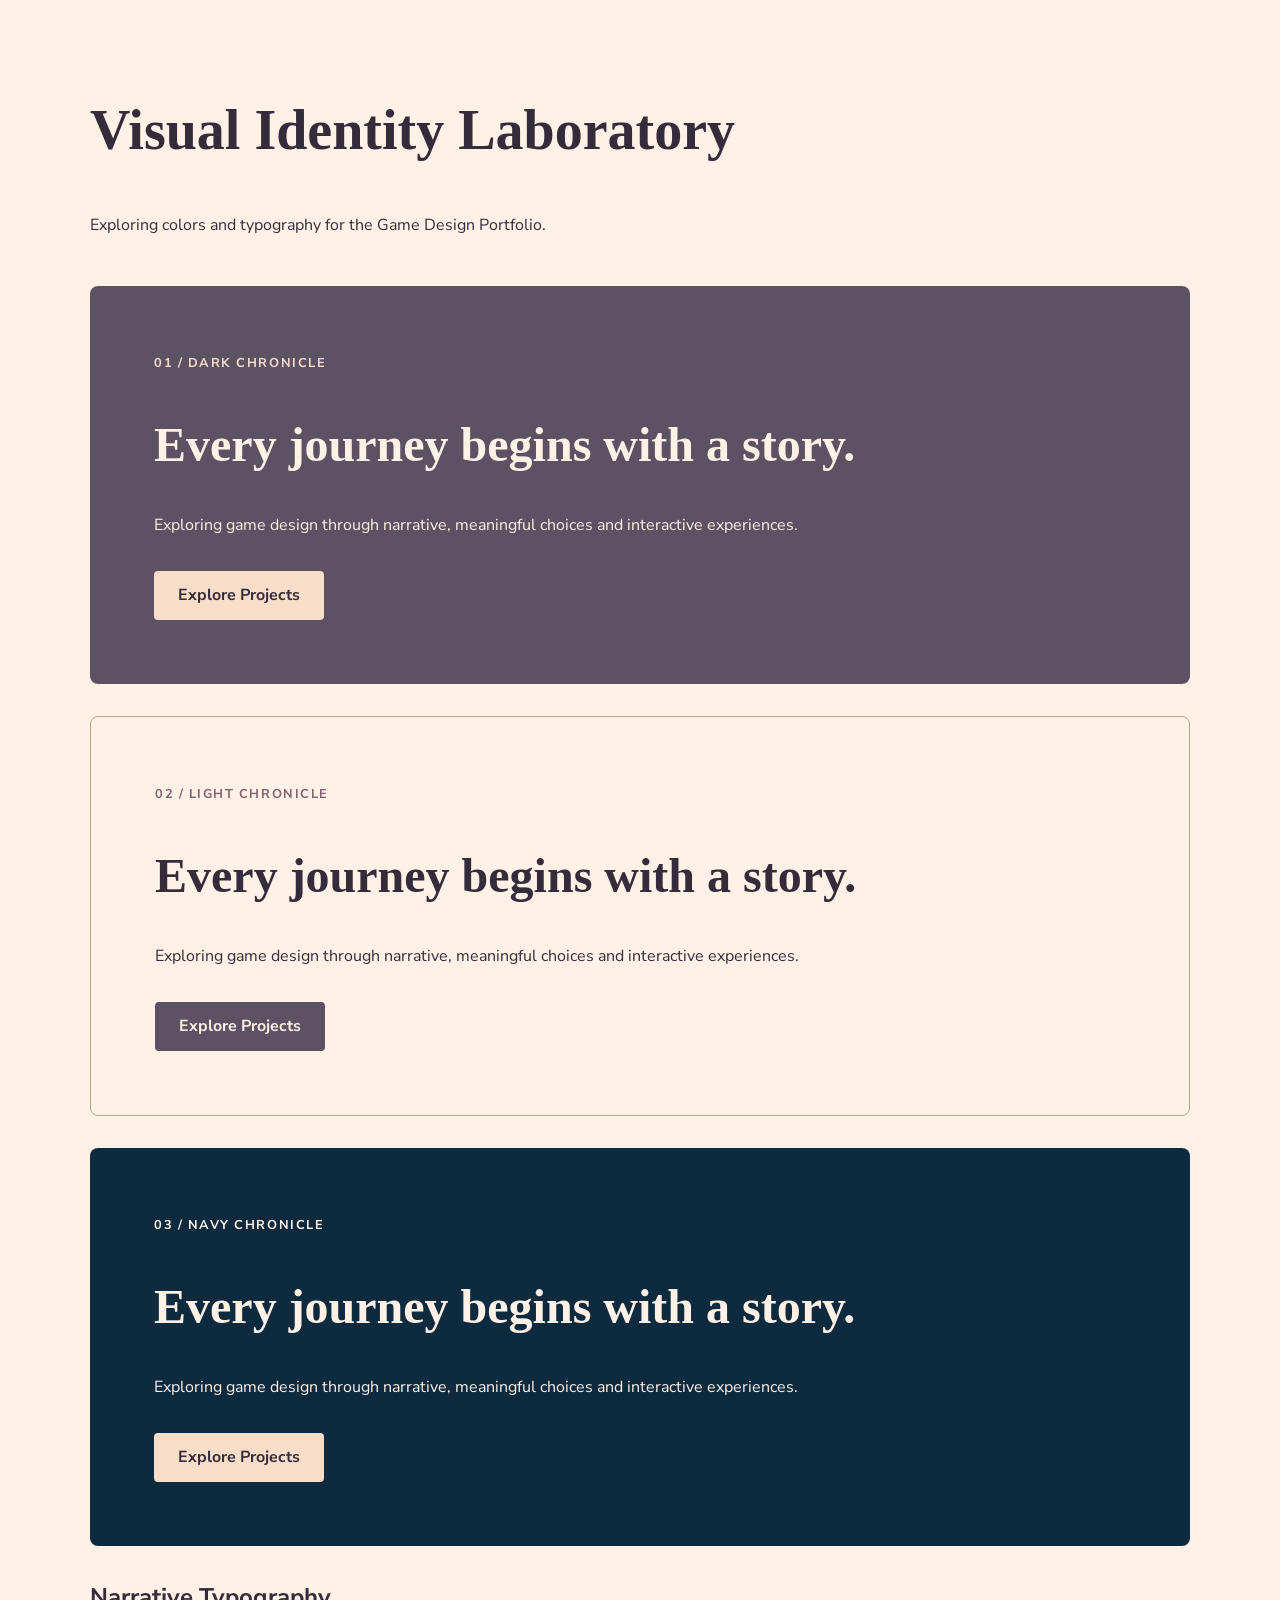
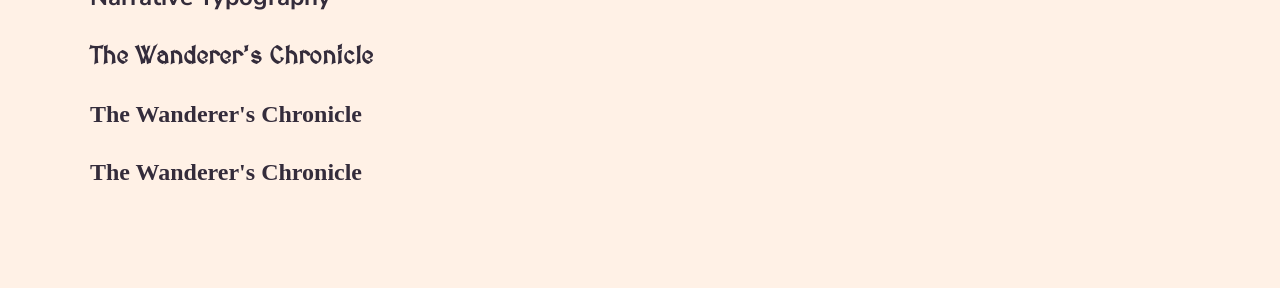
<file: palette-test.html>
<!DOCTYPE html>
<html lang="en">

<head>
    <meta charset="UTF-8">
    <meta name="viewport"
          content="width=device-width, initial-scale=1.0">

    <title>Palette Test | Game Design Portfolio</title>

    <link rel="stylesheet" href="css/palette-test.css">
</head>

<body>
    <main class="test-container">

        <header class="test-intro">
            <h1>Visual Identity Laboratory</h1>
            <p>
                Exploring colors and typography
                for the Game Design Portfolio.
            </p>
        </header>

        <!-- Dark palette -->
        <section class="palette-preview palette-dark">

            <span class="preview-label">
                01 / Dark Chronicle
            </span>

            <h2>Every journey begins with a story.</h2>

            <p>
                Exploring game design through narrative,
                meaningful choices and interactive
                experiences.
            </p>

            <a class="test-button" href="#typography">
                Explore Projects
            </a>

        </section>

        <!-- Light palette -->
        <section class="palette-preview palette-light">

            <span class="preview-label">
                02 / Light Chronicle
            </span>

            <h2>Every journey begins with a story.</h2>

            <p>
                Exploring game design through narrative,
                meaningful choices and interactive
                experiences.
            </p>

            <a class="test-button" href="#typography">
                Explore Projects
            </a>

        </section>

        <!-- Original navy background -->
        <section class="palette-preview palette-navy">

            <span class="preview-label">
                03 / Navy Chronicle
            </span>

            <h2>Every journey begins with a story.</h2>

            <p>
                Exploring game design through narrative,
                meaningful choices and interactive
                experiences.
            </p>

            <a class="test-button" href="#typography">
                Explore Projects
            </a>

        </section>

        <!-- Narrative typography -->
        <section id="typography" class="test-intro">

            <h2>Narrative Typography</h2>

            <h2 class="font-medieval">
                The Wanderer's Chronicle
            </h2>

            <h2 class="font-redaction-35">
                The Wanderer's Chronicle
            </h2>

            <h2 class="font-redaction-50">
                The Wanderer's Chronicle
            </h2>

        </section>

    </main>
</body>
</html>
</file>
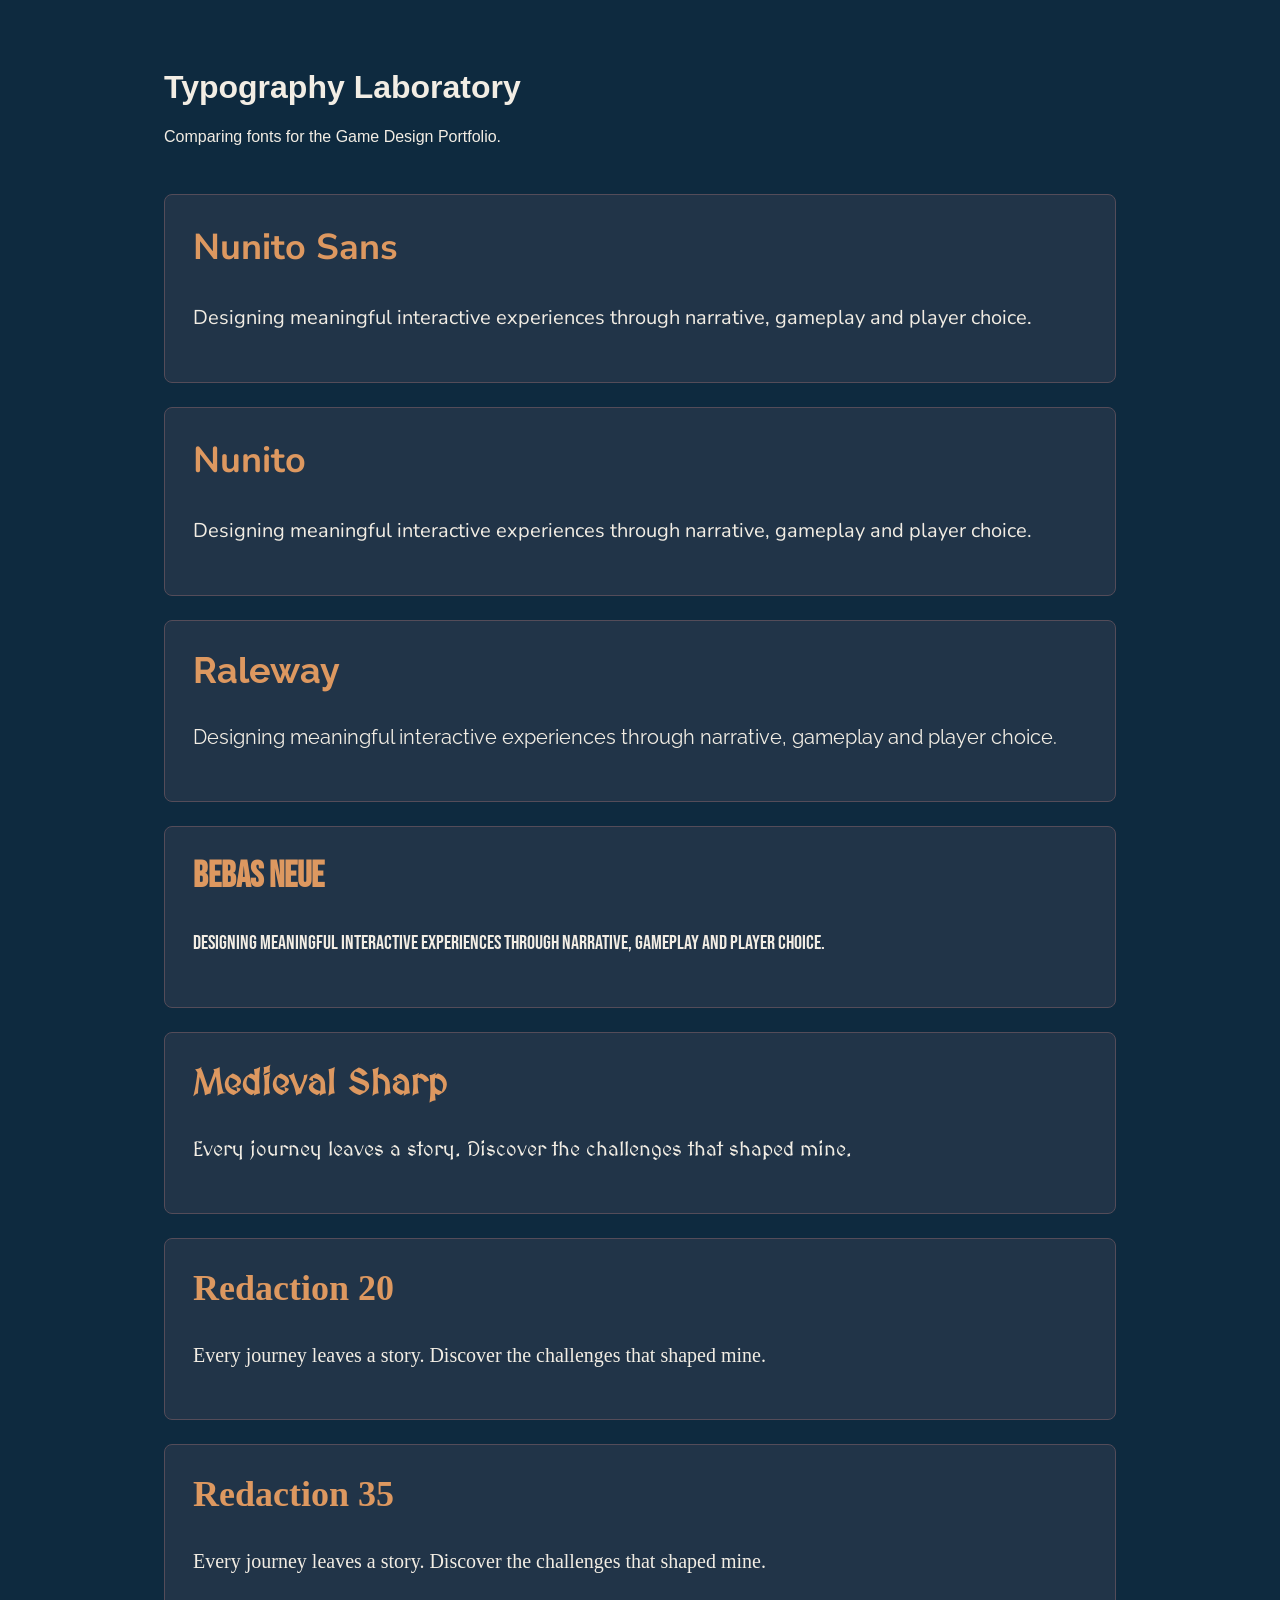
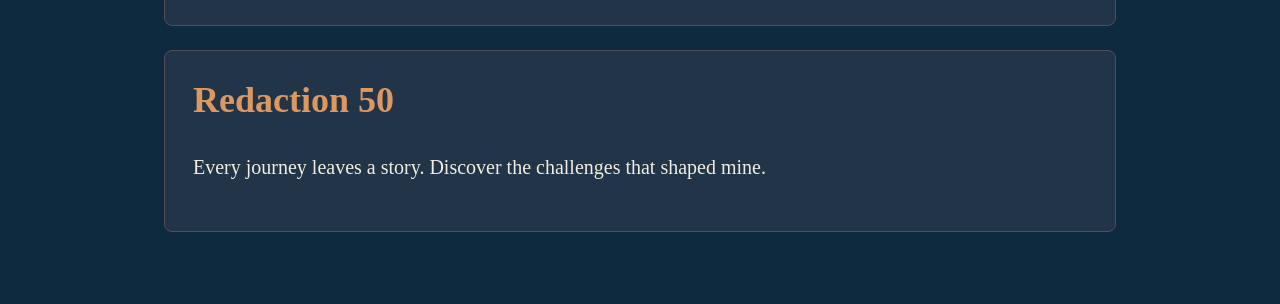
<file: typography-test.html>
<!DOCTYPE html>
<html lang="en">

<head>
    <meta charset="UTF-8">
    <meta name="viewport" content="width=device-width, initial-scale=1.0">

    <title>Typography Test | Game Design Portfolio</title>

    <link rel="stylesheet" href="css/typography-test.css">
</head>

<body>
    <main class="test-container">

        <header class="test-header">
            <h1>Typography Laboratory</h1>
            <p>Comparing fonts for the Game Design Portfolio.</p>
        </header>

        <section class="font-test nunito-sans">
            <h2>Nunito Sans</h2>
            <p>
                Designing meaningful interactive experiences
                through narrative, gameplay and player choice.
            </p>
        </section>

        <section class="font-test nunito">
            <h2>Nunito</h2>
            <p>
                Designing meaningful interactive experiences
                through narrative, gameplay and player choice.
            </p>
        </section>

        <section class="font-test raleway">
            <h2>Raleway</h2>
            <p>
                Designing meaningful interactive experiences
                through narrative, gameplay and player choice.
            </p>
        </section>

        <section class="font-test bebas">
            <h2>Bebas Neue</h2>
            <p>
                Designing meaningful interactive experiences
                through narrative, gameplay and player choice.
            </p>
        </section>

        <section class="font-test medievalsharp">
            <h2>Medieval Sharp</h2>
            <p>
                Every journey leaves a story.
                Discover the challenges that shaped mine.
            </p>
        </section>

        <section class="font-test redaction-20">
            <h2>Redaction 20</h2>
            <p>
                Every journey leaves a story.
                Discover the challenges that shaped mine.
            </p>
        </section>

        <section class="font-test redaction-35">
            <h2>Redaction 35</h2>
            <p>
                Every journey leaves a story.
                Discover the challenges that shaped mine.
            </p>
        </section>

        <section class="font-test redaction-50">
            <h2>Redaction 50</h2>
            <p>
                Every journey leaves a story.
                Discover the challenges that shaped mine.
            </p>
        </section>

    </main>
</body>
</html>
</file>
<file: css/palette-test.css>
/* Google Fonts */
@import url('https://fonts.googleapis.com/css2?family=Nunito+Sans:wght@400;600;700&family=Raleway:wght@400;600;700&family=MedievalSharp&family=Redaction+20&family=Redaction+35&family=Redaction+50&display=swap');

/* New Roadwarden-inspired palette */
:root {
    --cloud-ivory: #FFF1E6;
    --warm-cream: #F8DEC9;
    --sandstone: #C3A38A;
    --dusty-rose: #997577;
    --muted-mauve: #826371;
    --deep-plum: #5D5264;

    /* Additional contrast colors */
    --dark-plum: #342C3B;
    --deep-navy: #0E2A3F;

    /* Font candidates */
    --font-body: "Nunito Sans", sans-serif;
    --font-heading: "Redaction 20", Georgia, serif;
    --font-narrative: "MedievalSharp", Georgia, serif;
}

/* General reset */
* {
    box-sizing: border-box;
}

body {
    margin: 0;
    font-family: var(--font-body);
    line-height: 1.6;
    background: var(--cloud-ivory);
    color: var(--dark-plum);
}

/* Layout */
.test-container {
    width: min(100% - 32px, 1100px);
    margin: 0 auto;
    padding: 48px 0;
}

.test-intro {
    margin-bottom: 48px;
}

.test-intro h1 {
    font-family: var(--font-heading);
    font-size: clamp(2rem, 5vw, 3.5rem);
}

/* Shared preview panels */
.palette-preview {
    padding: clamp(24px, 5vw, 64px);
    border-radius: 8px;
    margin-bottom: 32px;
}

.palette-preview h2 {
    font-family: var(--font-heading);
    font-size: clamp(2rem, 4vw, 3rem);
    line-height: 1.2;
}

.palette-preview p {
    max-width: 65ch;
}

.preview-label {
    font-size: 0.8rem;
    font-weight: 700;
    letter-spacing: 0.12em;
    text-transform: uppercase;
}

/* Dark palette */
.palette-dark {
    background: var(--deep-plum);
    color: var(--cloud-ivory);
}

.palette-dark .preview-label {
    color: var(--warm-cream);
}

/* Light palette */
.palette-light {
    background: var(--cloud-ivory);
    color: var(--dark-plum);
    border: 1px solid var(--sandstone);
}

.palette-light .preview-label {
    color: var(--muted-mauve);
}

/* Alternative dark palette */
.palette-navy {
    background: var(--deep-navy);
    color: var(--cloud-ivory);
}

/* Typography samples */
.font-medieval {
    font-family: var(--font-narrative);
}

.font-redaction-35 {
    font-family: "Redaction 35", Georgia, serif;
}

.font-redaction-50 {
    font-family: "Redaction 50", Georgia, serif;
}

/* Buttons */
.test-button {
    display: inline-block;
    padding: 12px 24px;
    margin-top: 16px;
    background: var(--warm-cream);
    color: var(--dark-plum);
    text-decoration: none;
    font-weight: 700;
    border-radius: 4px;
}

.test-button:hover {
    background: var(--sandstone);
}

.test-button:focus-visible {
    outline: 3px solid currentColor;
    outline-offset: 4px;
}

.palette-light .test-button {
    background: var(--deep-plum);
    color: var(--cloud-ivory);
}

.palette-light .test-button:hover {
    background: var(--dark-plum);
}
</file>
<file: css/typography-test.css>
/* Import Google Fonts */

@import url('https://fonts.googleapis.com/css2?family=Bebas+Neue&family=Nunito:wght@400;600;700&family=Nunito+Sans:wght@400;600;700&family=Raleway:wght@400;600;700&family=Redaction&family=Redaction+20&family=Redaction+35&family=MedievalSharp:wght@400;600;700&family=Redaction+50&display=swap');


/* Base */
* {
    box-sizing: border-box;
}

body {
    margin: 0;
    background: #0E2A3F;
    color: #F2EDE4;
    font-family: Arial, sans-serif;
}

.test-container {
    max-width: 1000px;
    margin: 0 auto;
    padding: 48px 24px;
}

.test-header {
    margin-bottom: 48px;
}

/* Shared test panels */
.font-test {
    background: #213448;
    border: 1px solid #544C59;
    border-radius: 8px;
    padding: 28px;
    margin-bottom: 24px;
}

.font-test h2 {
    margin-top: 0;
    color: #DD9860;
    font-size: 36px;
}

.font-test p {
    font-size: 20px;
    line-height: 1.6;
}

/* Font families */
.nunito-sans {
    font-family: "Nunito Sans", sans-serif;
}

.nunito {
    font-family: "Nunito", sans-serif;
}

.raleway {
    font-family: "Raleway", sans-serif;
}

.bebas {
    font-family: "Bebas Neue", sans-serif;
}

/* Redaction fonts will be added locally */

/* Redaction typography */

.medievalsharp {
    font-family: "MedievalSharp", Georgia, serif;
}

.redaction-20 {
    font-family: "Redaction 20", Georgia, serif;
}

.redaction-35 {
    font-family: "Redaction 35", Georgia, serif;
}

.redaction-50 {
    font-family: "Redaction 50", Georgia, serif;
}
</file>
